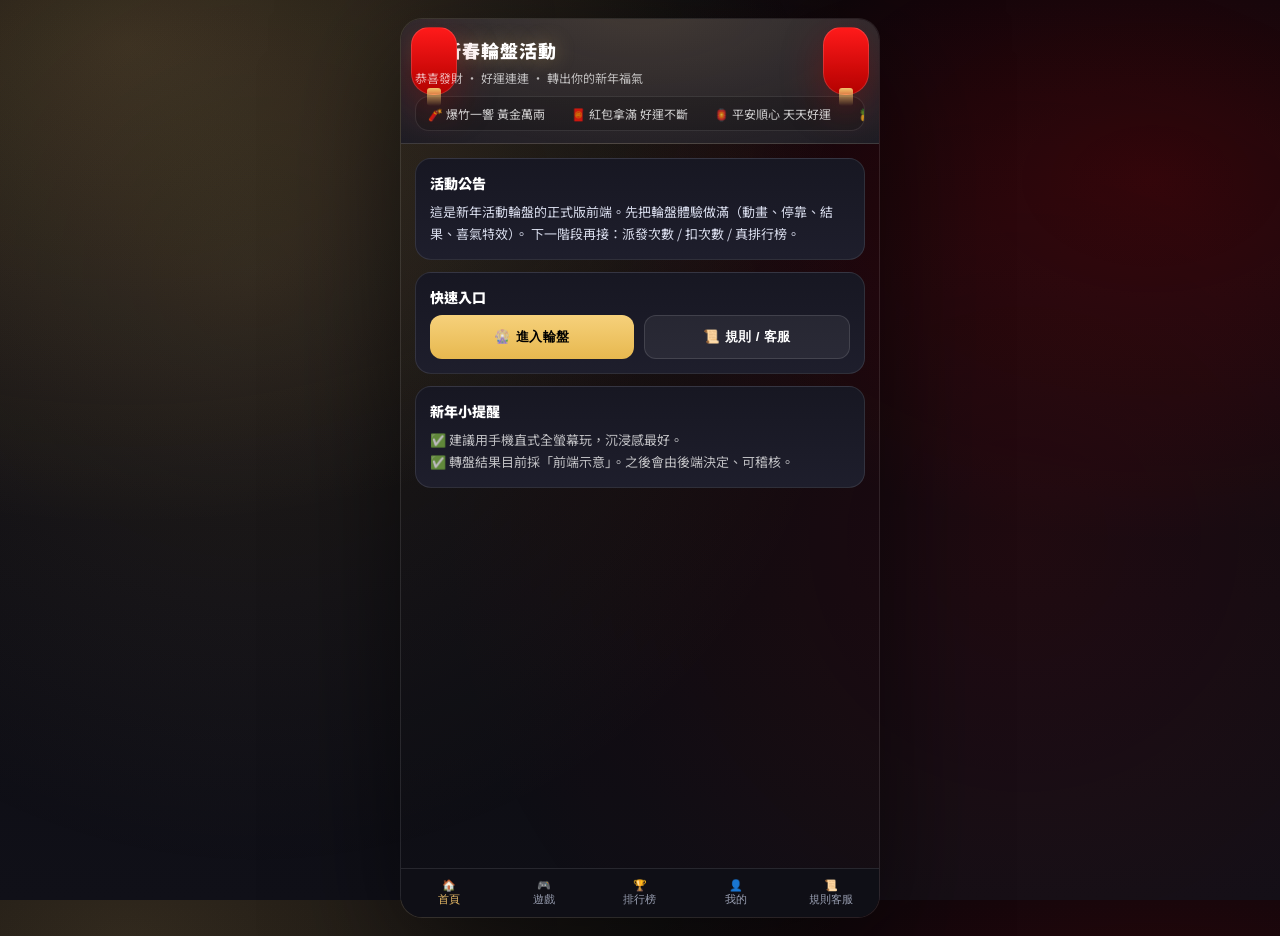
<file: index.html>
<!DOCTYPE html>
<html lang="zh-Hant">
<head>
  <meta charset="UTF-8" />
  <title>新春輪盤活動</title>
  <meta name="viewport" content="width=device-width,initial-scale=1,viewport-fit=cover" />

  <!-- WebFont：手機/桌機一致 -->
  <link rel="preconnect" href="https://fonts.googleapis.com">
  <link rel="preconnect" href="https://fonts.gstatic.com" crossorigin>
  <link href="https://fonts.googleapis.com/css2?family=Noto+Sans+TC:wght@700;900&display=swap" rel="stylesheet">

  <link rel="stylesheet" href="./style.css?v=20260201c" />
</head>

<body>
  <div class="bg-particles"></div>

  <!-- ✅ Phone stage：桌機也長得跟手機一樣 -->
  <div class="stage">
    <div class="app" id="appRoot">

      <!-- Header（每頁共用） -->
      <div class="header">
        <div class="lantern l1"></div>
        <div class="lantern l2"></div>
        <h1>🧧 新春輪盤活動</h1>
        <p>恭喜發財 · 好運連連 · 轉出你的新年福氣</p>

        <div class="ticker">
          <div class="tickerTrack">
            <span>🧨 爆竹一響 黃金萬兩</span>
            <span>🧧 紅包拿滿 好運不斷</span>
            <span>🏮 平安順心 天天好運</span>
            <span>🍍 旺來旺來 天天好采頭</span>
            <span>🧨 爆竹一響 黃金萬兩</span>
            <span>🧧 紅包拿滿 好運不斷</span>
            <span>🏮 平安順心 天天好運</span>
            <span>🍍 旺來旺來 天天好采頭</span>
          </div>
        </div>
      </div>

      <!-- Main -->
      <main class="main">

        <!-- HOME -->
        <section class="view active" id="view-home">
          <div class="card">
            <div class="section-title">活動公告</div>
            <div class="body-text">
              這是新年活動輪盤的正式版前端。先把輪盤體驗做滿（動畫、停靠、結果、喜氣特效）。
              下一階段再接：派發次數 / 扣次數 / 真排行榜。
            </div>
          </div>

          <div class="card">
            <div class="section-title">快速入口</div>
            <div class="row">
              <button class="btn" id="homeEnterGameBtn">🎡 進入輪盤</button>
              <button class="btn dark" data-route="rules">📜 規則 / 客服</button>
            </div>
          </div>

          <div class="card">
            <div class="section-title">新年小提醒</div>
            <div class="body-text muted">
              ✅ 建議用手機直式全螢幕玩，沉浸感最好。<br>
              ✅ 轉盤結果目前採「前端示意」。之後會由後端決定、可稽核。
            </div>
          </div>
        </section>

        <!-- GAME -->
        <section class="view" id="view-game">
          <div class="card">
            <div class="section-title">輪盤遊戲</div>
            <div class="body-text muted">
              點「開始轉」後會用時間制 easing 旋轉，並在每格觸發指針 tick。結束後用紅包 overlay 顯示結果。
            </div>
          </div>

          <!-- ✅ 這裡把你「上面三段輪盤設計」帶回來（原版 wheel-area + couplet） -->
          <div class="roulette-container">
            <div class="couplet left">招財進寶</div>

            <div class="wheel-area" id="wheelArea">
              <div class="pointer"></div>

              <div class="wheel-shell">
                <canvas id="wheelCanvas" width="600" height="600"></canvas>
              </div>

              <button class="center-btn" id="spinBtn" type="button" aria-label="開始轉">
                <div class="glow-ring"></div>
                <span>開始轉</span>
                <small>恭喜發財</small>
              </button>
            </div>

            <div class="couplet right">五福臨門</div>
          </div>

          <div class="card">
            <div class="section-title">狀態（暫）</div>
            <div class="profile-row"><span>剩餘次數</span><span id="creditsText">—</span></div>
            <div class="profile-row"><span>提示</span><span class="muted">之後由後端控制</span></div>
          </div>
        </section>

        <!-- LEADERBOARD -->
        <section class="view" id="view-leaderboard">
          <div class="card">
            <div class="section-title">排行榜（暫為示意）</div>
            <div class="rank"><span>1. 玩家A</span><span>🎯 12次</span></div>
            <div class="rank"><span>2. 玩家B</span><span>🎯 9次</span></div>
            <div class="rank"><span>3. 玩家C</span><span>🎯 7次</span></div>
            <div class="rank"><span>4. 玩家D</span><span>🎯 5次</span></div>
            <div class="body-text muted" style="margin-top:10px;">
              下一階段改成真資料：每日榜 / 活動榜。
            </div>
          </div>
        </section>

        <!-- PROFILE -->
        <section class="view" id="view-profile">
          <div class="card">
            <div class="section-title">我的帳號（示意）</div>
            <div class="profile-row"><span>身份來源</span><span>LINE LIFF</span></div>
            <div class="profile-row"><span>使用者狀態</span><span>正常</span></div>
            <div class="profile-row"><span>活動模式</span><span>新春輪盤</span></div>
          </div>

          <div class="card">
            <div class="section-title">我的紀錄（暫存）</div>
            <div class="profile-row"><span>輪盤遊玩</span><span id="myRouletteCnt">0 次</span></div>
            <div class="profile-row"><span>最近一次結果</span><span id="myLast">—</span></div>
            <div class="body-text muted" style="margin-top:10px;">
              ※ 目前用 localStorage 暫存。接後端後會變真紀錄。
            </div>
          </div>
        </section>

        <!-- RULES -->
        <section class="view" id="view-rules">
          <div class="card">
            <div class="section-title">規則與說明</div>
            <div class="rule">
              本活動為新春娛樂互動用途。<br/>
              後續會加入「平台派發次數」機制：使用者無法購買、交易或轉讓遊玩次數。<br/>
              本平台不提供金流服務，不涉及賭博、博弈或抽獎販售機制。<br/>
              請勿利用本活動進行任何違法用途。
            </div>
          </div>

          <div class="card">
            <div class="section-title">客服支援</div>
            <div class="rule">
              Email：support@platform.com<br/>
              LINE：官方帳號客服<br/><br/>
              回報建議格式：<br/>
              1) LINE 顯示名稱　2) 問題描述　3) 截圖（若有）
            </div>
          </div>
        </section>

      </main>

      <!-- Tabbar -->
      <nav class="tabbar">
        <button class="tab active" data-route="home" type="button">🏠<br>首頁</button>
        <button class="tab" data-route="game" type="button">🎮<br>遊戲</button>
        <button class="tab" data-route="leaderboard" type="button">🏆<br>排行榜</button>
        <button class="tab" data-route="profile" type="button">👤<br>我的</button>
        <button class="tab" data-route="rules" type="button">📜<br>規則客服</button>
      </nav>
    </div>
  </div>

  <!-- ✅ 結果 overlay（你原本那套紅包上蓋滑開） -->
  <div class="result-overlay" id="resultOverlay" aria-hidden="true">
    <div class="result-envelope" id="resultEnvelope" role="dialog" aria-modal="true">
      <div class="envelope-top"></div>
      <div class="envelope-body">
        <div class="gold-light"></div>
        <div class="result-text" id="resultText">—</div>
        <div class="result-sub" id="resultSub">—</div>
        <button class="again-btn" id="againBtn" type="button">再轉一次</button>
        <button class="close-btn" id="closeBtn" type="button">關閉</button>
      </div>
    </div>
  </div>

  <script src="./app.js?v=20260201c"></script>
  <script src="./roulette.js?v=20260201c"></script>
</body>
</html>
</file>
<file: style.css>
:root{
  --bg:#0b0b10;
  --card:#171722;
  --card2:#1e1e2c;
  --line:rgba(255,255,255,.10);

  --red:#b30000;
  --red-dark:#7f0000;
  --gold:#f2c36b;
  --gold-soft:#f6d17b;
  --gold-dark:#e7b84f;

  --text:#ffffff;
  --muted:#b9bfd3;
}

*{box-sizing:border-box}
html, body{height:100%}

body{
  margin:0;
  font-family:"Noto Sans TC",-apple-system,BlinkMacSystemFont,"PingFang TC","Microsoft JhengHei",system-ui,sans-serif;
  -webkit-text-size-adjust:100%;
  background:
    radial-gradient(1200px 800px at 10% 5%, rgba(242,195,107,.18), transparent 60%),
    radial-gradient(900px 600px at 90% 20%, rgba(179,0,0,.22), transparent 60%),
    linear-gradient(180deg,#07070c,#101018);
  color:var(--text);
}

/* 動態背景層 */
.bg-particles{
  position:fixed;
  inset:0;
  background:
    radial-gradient(circle at 20% 30%, rgba(242,195,107,.10), transparent 50%),
    radial-gradient(circle at 80% 60%, rgba(179,0,0,.12), transparent 50%);
  animation: floatBg 12s ease-in-out infinite alternate;
  pointer-events:none;
  z-index:0;
}
@keyframes floatBg{
  0%{ filter:brightness(1); transform:translateY(0px);}
  100%{ filter:brightness(1.15); transform:translateY(-10px);}
}

/* ✅ Phone stage：桌機也長得像手機 */
.stage{
  min-height:100dvh;
  display:flex;
  justify-content:center;
  align-items:stretch;
  position:relative;
  z-index:1;
}
.app{
  width:min(480px, 100%);
  min-height:100dvh;
  display:flex;
  flex-direction:column;
  padding-top: env(safe-area-inset-top);
  padding-bottom: env(safe-area-inset-bottom);
}
@media (min-width: 768px){
  body{ overflow:auto; }
  .stage{ padding:18px 0; align-items:flex-start; }
  .app{
    border-radius:22px;
    overflow:hidden;
    border:1px solid rgba(255,255,255,.10);
    box-shadow:0 30px 120px rgba(0,0,0,.55);
    background:rgba(0,0,0,.06);
  }
}

/* Header */
.header{
  text-align:left;
  padding:18px 14px 12px;
  position:relative;
  background:
    radial-gradient(800px 400px at 50% -10%, rgba(242,195,107,.18), transparent 62%),
    linear-gradient(180deg,#1b1b28,#141421);
  border-bottom:1px solid rgba(255,255,255,.08);
}
.header h1{
  margin:0;
  font-size:18px;
  font-weight:900;
  letter-spacing:1px;
  text-shadow:0 0 20px rgba(242,195,107,.35);
}
.header p{
  margin:6px 0 0;
  font-size:12px;
  opacity:.85;
  color:rgba(255,255,255,.82);
}

/* 燈籠 */
.lantern{
  position:absolute;
  top:8px;
  width:46px;
  height:68px;
  background:linear-gradient(180deg,#ff1a1a,var(--red));
  border-radius:18px 18px 22px 22px;
  box-shadow:0 12px 40px rgba(179,0,0,.35);
  border:1px solid rgba(255,255,255,.15);
  animation:sway 3s ease-in-out infinite alternate;
}
.lantern::after{
  content:"";
  position:absolute;
  bottom:-12px;
  left:50%;
  transform:translateX(-50%);
  width:14px;
  height:18px;
  background:linear-gradient(180deg,var(--gold),transparent);
  border-radius:3px;
  filter:drop-shadow(0 10px 20px rgba(242,195,107,.35));
}
.l1{left:10px;}
.l2{right:10px; animation-delay:1.2s;}
@keyframes sway{
  from{ transform:rotate(-3deg);}
  to{ transform:rotate(3deg);}
}

/* ticker */
.ticker{
  margin-top:10px;
  border:1px solid rgba(255,255,255,.10);
  border-radius:14px;
  overflow:hidden;
  background:rgba(0,0,0,.18);
}
.tickerTrack{
  display:flex;
  gap:26px;
  padding:8px 12px;
  white-space:nowrap;
  will-change:transform;
  animation:marquee 18s linear infinite;
  font-size:12px;
  color:rgba(255,255,255,.78);
}
@keyframes marquee{
  from{ transform:translateX(0) }
  to{ transform:translateX(-50%) }
}

/* Main / cards */
.main{
  flex:1;
  overflow:auto;
  padding:14px;
  padding-bottom: calc(14px + 62px + env(safe-area-inset-bottom));
}
.view{display:none}
.view.active{display:block}

.card{
  background:linear-gradient(180deg,var(--card),var(--card2));
  border:1px solid rgba(255,255,255,.10);
  border-radius:16px;
  padding:14px;
  margin-bottom:12px;
}
.section-title{font-size:14px;font-weight:900;margin-bottom:8px}
.body-text{font-size:13px;color:#d7dbeb;line-height:1.7}
.muted{color:rgba(255,255,255,.72)}

.row{display:flex; gap:10px}
.row .btn{flex:1}

.btn{
  width:100%;
  padding:12px;
  border:none;
  border-radius:12px;
  font-weight:900;
  letter-spacing:.4px;
  background:linear-gradient(180deg,#f6d17b,#e7b84f);
  color:#000;
  cursor:pointer;
}
.btn.dark{
  background:rgba(255,255,255,.06);
  color:#fff;
  border:1px solid rgba(255,255,255,.12);
}
.btn:active{transform:translateY(1px)}

.rank,.profile-row{
  display:flex;
  justify-content:space-between;
  padding:8px 0;
  border-bottom:1px solid rgba(255,255,255,.08);
  font-size:13px;
}
.rule{font-size:12px;line-height:1.75;color:#d7dbeb}

/* Tabbar */
.tabbar{
  position:sticky;
  bottom:0;
  display:flex;
  border-top:1px solid rgba(255,255,255,.10);
  background:#0f0f16;
  padding-bottom: env(safe-area-inset-bottom);
}
.tab{
  flex:1;
  text-align:center;
  padding:10px 4px;
  font-size:11px;
  color:#9aa0b3;
  cursor:pointer;
  user-select:none;
  background:transparent;
  border:none;
}
.tab.active{color:var(--gold)}

/* ====== ✅ 輪盤區（沿用你原本 canvas 版） ====== */
.roulette-container{
  display:flex;
  align-items:center;
  justify-content:center;
  gap:12px;
  padding:10px 0 6px;
}

/* 春聯 */
.couplet{
  writing-mode:vertical-rl;
  text-orientation:upright;
  font-weight:900;
  letter-spacing:3px;
  font-size:18px;
  padding:14px 10px;
  border-radius:18px;
  background:linear-gradient(180deg, rgba(179,0,0,.45), rgba(127,0,0,.25));
  border:1px solid rgba(242,195,107,.25);
  box-shadow:0 18px 50px rgba(179,0,0,.25);
  text-shadow:0 0 12px rgba(242,195,107,.35);
}

.wheel-area{
  position:relative;
  width:320px;
  aspect-ratio:1/1;
  display:flex;
  align-items:center;
  justify-content:center;
}

/* 指針 */
.pointer{
  position:absolute;
  top:-8px;
  left:50%;
  transform:translateX(-50%);
  width:0;height:0;
  border-left:14px solid transparent;
  border-right:14px solid transparent;
  border-top:22px solid var(--gold);
  filter:drop-shadow(0 8px 16px rgba(0,0,0,.5));
  z-index:20;
  pointer-events:none;
}
.pointer::after{
  content:"";
  position:absolute;
  left:-10px;
  top:-24px;
  width:20px;
  height:20px;
  border-radius:50%;
  background:radial-gradient(circle at 30% 30%, #fff, var(--gold-dark));
  border:1px solid rgba(255,255,255,.35);
}
.pointer.tick{ animation:pointerTick .08s ease-out; }
@keyframes pointerTick{
  from{ transform:translateX(-50%) rotate(0deg); }
  to{ transform:translateX(-50%) rotate(-10deg); }
}

/* 輪盤殼 */
.wheel-shell{
  position:relative;
  width:100%;
  height:100%;
  border-radius:50%;
  background: radial-gradient(circle at 50% 50%, rgba(242,195,107,.18), rgba(0,0,0,.35));
  padding:12px;
  box-shadow:
    0 0 0 4px rgba(242,195,107,.15),
    0 0 60px rgba(242,195,107,.25),
    0 20px 60px rgba(0,0,0,.6);
  z-index:10;
  pointer-events:none;
}
#wheelCanvas{
  width:100%;
  height:100%;
  border-radius:50%;
  border:2px solid rgba(255,255,255,.18);
  pointer-events:none;
  will-change: transform;
  transform: translateZ(0);
}

/* 中心按鈕 */
.center-btn{
  position:absolute;
  left:50%;
  top:50%;
  transform:translate(-50%,-50%);
  width:108px;
  height:108px;
  border-radius:50%;
  background:radial-gradient(circle at 30% 30%, #fff, var(--gold-dark));
  border:2px solid rgba(255,255,255,.4);
  box-shadow:0 16px 40px rgba(0,0,0,.6);
  display:flex;
  flex-direction:column;
  align-items:center;
  justify-content:center;
  color:var(--red-dark);
  font-weight:900;
  cursor:pointer;
  z-index:1000;
  animation:pulse 2.4s ease-in-out infinite;
}
.center-btn span{font-size:14px;}
.center-btn small{font-size:10px;opacity:.9;margin-top:2px;}
.center-btn:active{ transform:translate(-50%,-50%) scale(.98); }

@keyframes pulse{
  0%{ box-shadow:0 0 0 0 rgba(242,195,107,.45), 0 16px 40px rgba(0,0,0,.6);}
  70%{ box-shadow:0 0 0 18px rgba(242,195,107,0), 0 16px 40px rgba(0,0,0,.6);}
  100%{ box-shadow:0 0 0 0 rgba(242,195,107,0), 0 16px 40px rgba(0,0,0,.6);}
}
.glow-ring{
  position:absolute;
  inset:-12px;
  border-radius:50%;
  border:2px solid rgba(242,195,107,.35);
  animation: ringPulse 2s ease-in-out infinite;
  pointer-events:none;
}
@keyframes ringPulse{
  0%{opacity:.4; transform:scale(1);}
  100%{opacity:.9; transform:scale(1.08);}
}

/* ✅ 結果 overlay：Safari/Chrome 一致 & 可點 */
.result-overlay{
  position:fixed;
  inset:0;
  display:none;
  place-items:center;
  background:rgba(0,0,0,.35);
  -webkit-backdrop-filter: blur(4px);
  backdrop-filter: blur(4px);
  z-index:2147483647;
  pointer-events:auto;
  transform:none !important;
}
.result-overlay.show{ display:grid; }

.result-envelope{
  width:290px;
  height:200px;
  position:relative;
  transform:none;
  animation: popIn .28s ease-out forwards;
}
@keyframes popIn{
  from{opacity:0; transform: translateY(18px) scale(.94);}
  to{opacity:1; transform: translateY(0) scale(1);}
}

.envelope-top{
  position:absolute;
  top:0; left:0; right:0;
  height:55%;
  background:linear-gradient(180deg,#c40000,var(--red-dark));
  border-radius:18px 18px 0 0;
  z-index:3;
  transform: translateY(0);
}
.envelope-body{
  position:absolute;
  bottom:0; left:0; right:0;
  height:65%;
  background:linear-gradient(180deg,var(--red),#8f0000);
  border-radius:0 0 18px 18px;
  padding:14px 14px 12px;
  text-align:center;
  overflow:hidden;
  z-index:2;
}
.gold-light{
  position:absolute;
  inset:-40%;
  background:radial-gradient(circle at 50% 50%, rgba(242,195,107,.45), transparent 60%);
  animation: lightSpin 2.5s linear infinite;
  pointer-events:none;
}
@keyframes lightSpin{
  from{transform:rotate(0deg);}
  to{transform:rotate(360deg);}
}

.result-text,.result-sub,.again-btn,.close-btn{ position:relative; z-index:5; }
.result-text{
  font-weight:900;
  font-size:18px;
  margin-top:14px;
  text-shadow:0 0 12px rgba(242,195,107,.6);
}
.result-sub{
  font-size:12px;
  opacity:.9;
  margin-top:6px;
}
.again-btn{
  margin-top:12px;
  padding:10px 16px;
  border:none;
  border-radius:999px;
  font-weight:900;
  background:linear-gradient(180deg,#f6d17b,#e7b84f);
  cursor:pointer;
}
.close-btn{
  margin-top:8px;
  padding:8px 14px;
  border:1px solid rgba(255,255,255,.25);
  border-radius:999px;
  background:rgba(0,0,0,.15);
  color:#fff;
  cursor:pointer;
}

/* ✅ 上蓋滑開（不靠 3D rotate，Safari 更穩） */
.result-envelope.open .envelope-top{
  animation: flapSlide .35s cubic-bezier(.2,.9,.2,1) forwards;
}
@keyframes flapSlide{
  0%{ transform: translateY(0); }
  100%{ transform: translateY(-46px); opacity:.92; }
}
</file>
